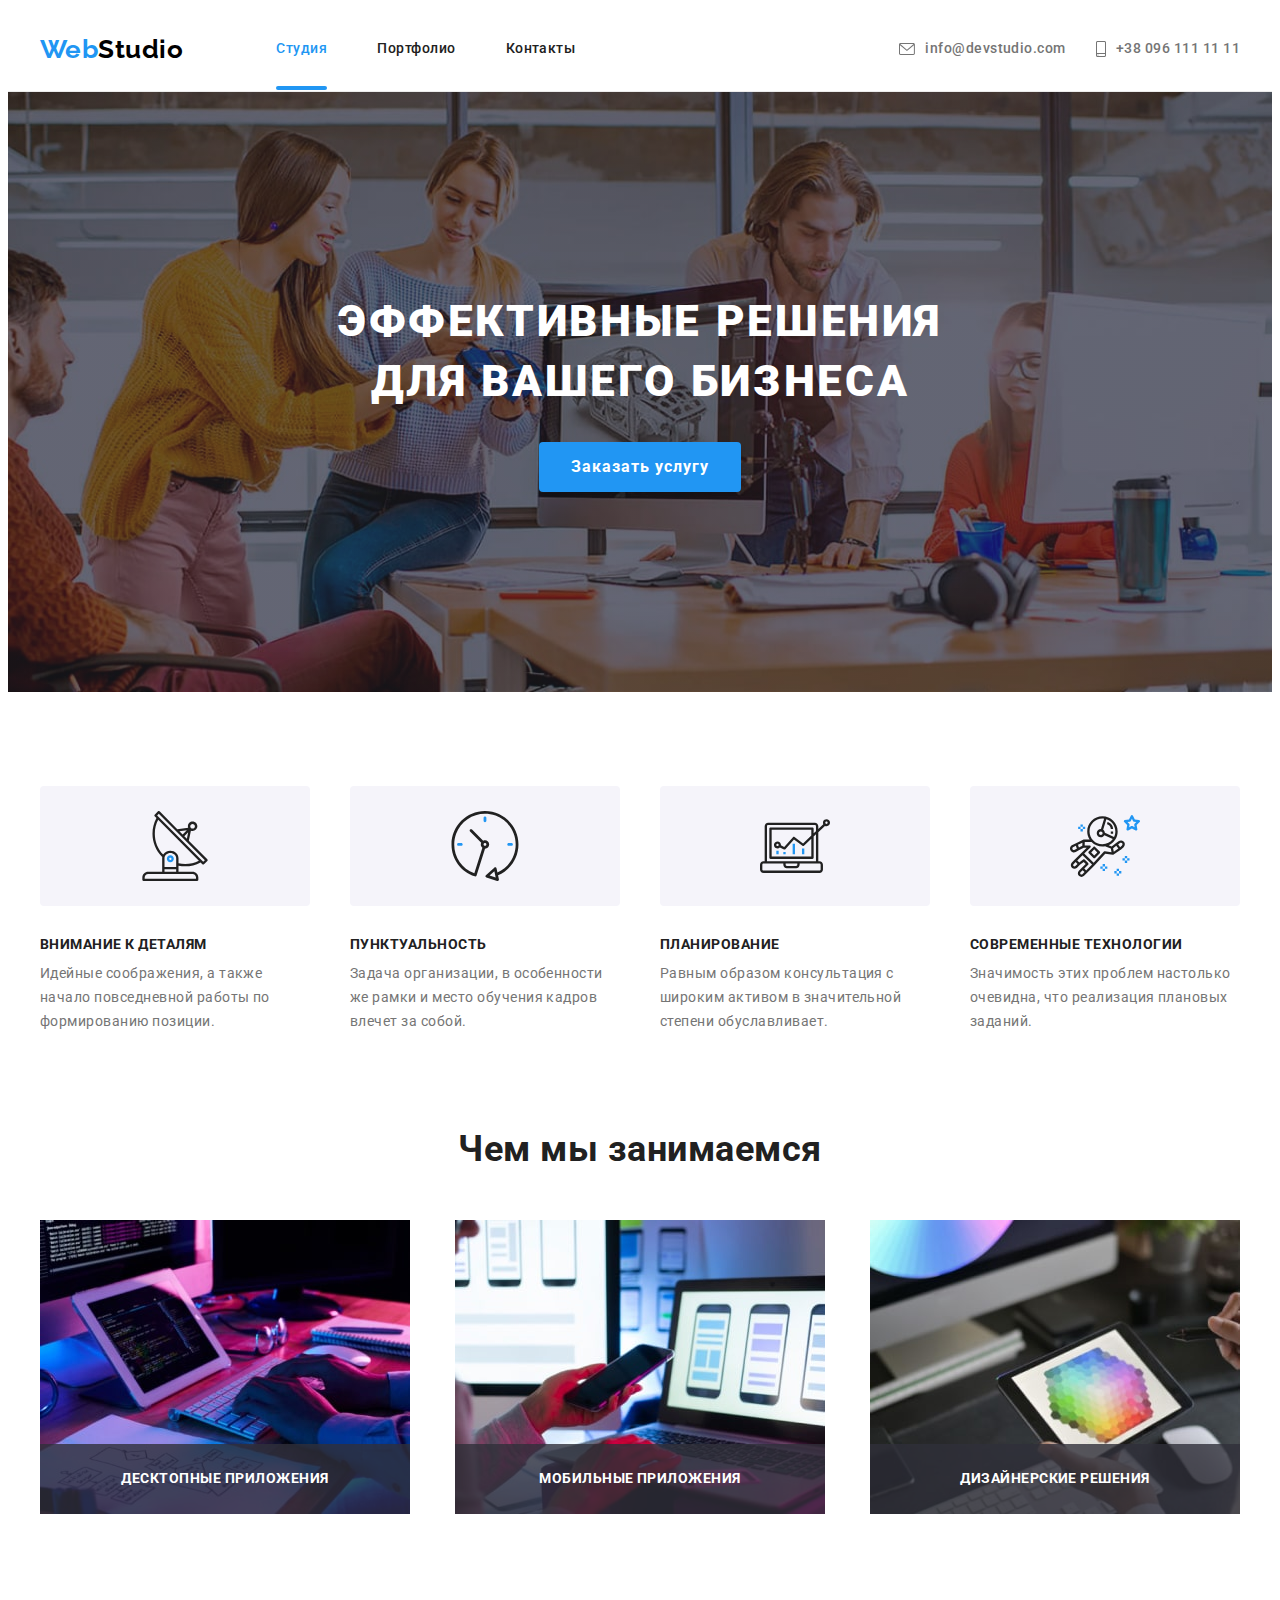
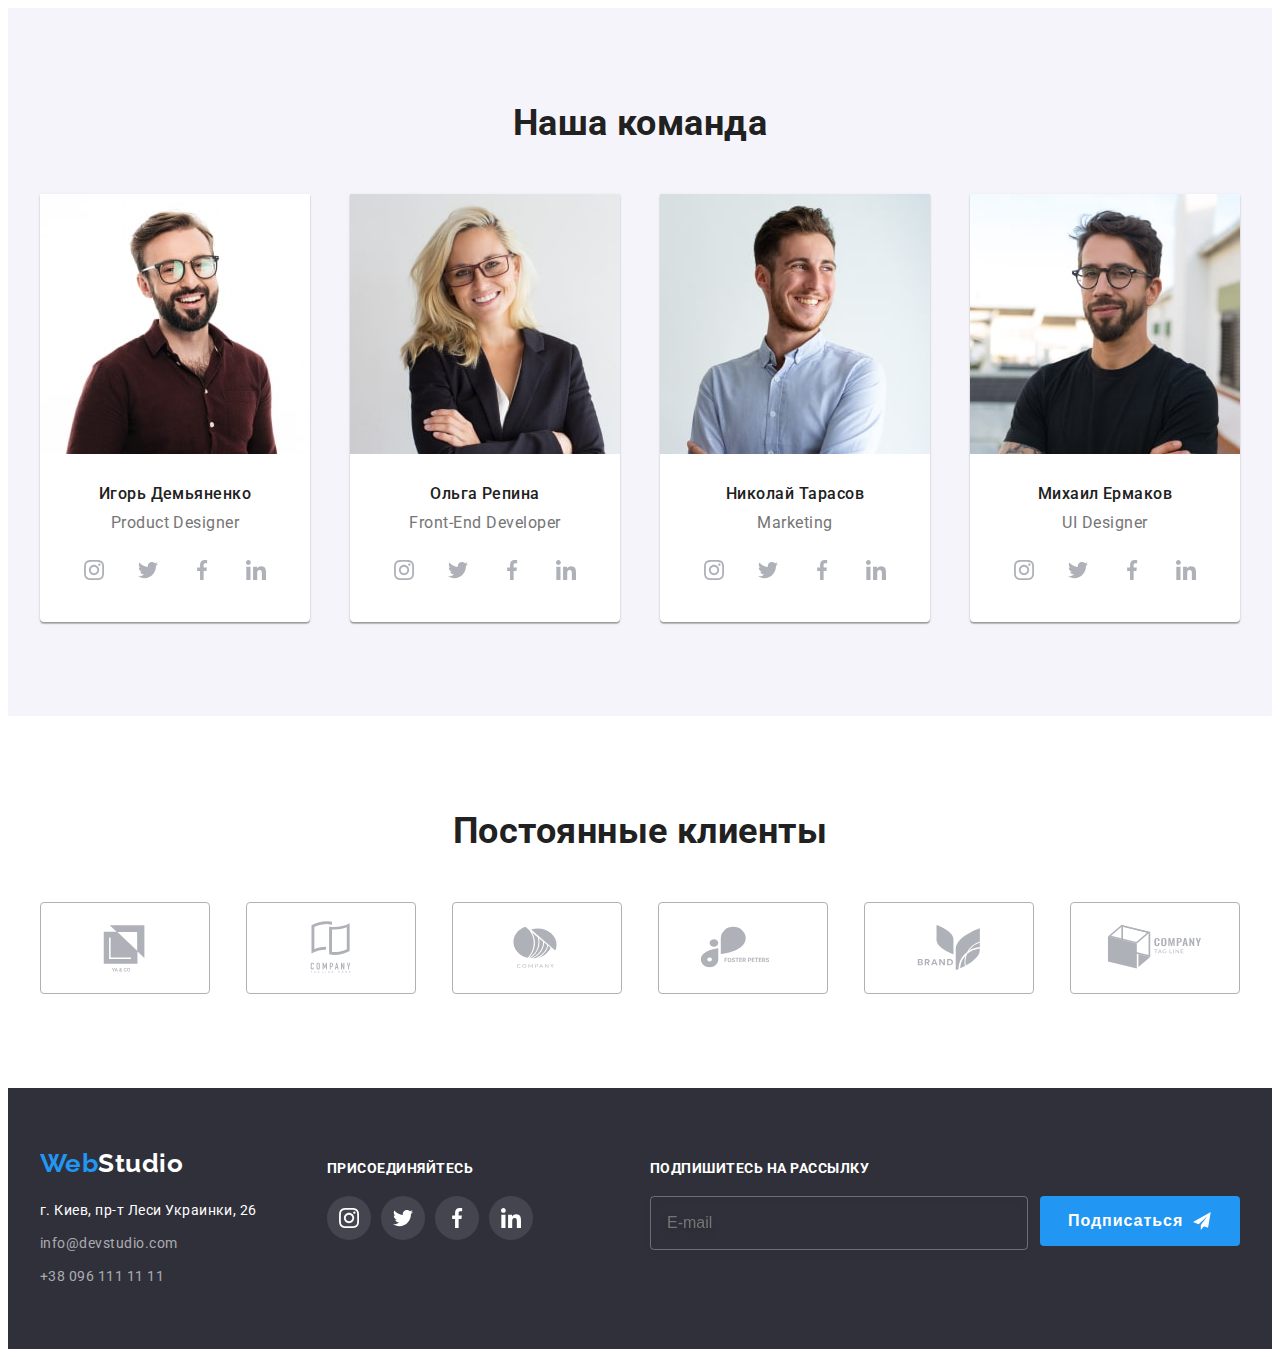
<file: index.html>
<!DOCTYPE html>
<html lang="ru">
<head>
    <meta charset="UTF-8">
    <meta http-equiv="X-UA-Compatible" content="IE=edge">
    <meta name="viewport" content="width=device-width, initial-scale=1.0">
    <link rel="preconnect" href="https://fonts.googleapis.com">
    <link rel="preconnect" href="https://fonts.gstatic.com" crossorigin>
    <link href="https://fonts.googleapis.com/css2?family=Raleway:wght@700&family=Roboto:wght@400;500;700;900&display=swap" rel="stylesheet">
    <link rel="stylesheet" href="https://cdnjs.cloudflare.com/ajax/libs/modern-normalize/1.1.0/modern-normalize.min.css" integrity="sha512-wpPYUAdjBVSE4KJnH1VR1HeZfpl1ub8YT/NKx4PuQ5NmX2tKuGu6U/JRp5y+Y8XG2tV+wKQpNHVUX03MfMFn9Q==" crossorigin="anonymous" referrerpolicy="no-referrer" />
    <link rel="stylesheet" href="./css/main.min.css"/>
    <title>Document</title>
    </head> 
<body>
    <!-- Шапка -->
    <header class="header">
        <div class="container">
            <a href="./" class="logo logo--header">
                <span class="logo--accent">Web</span><span class="logo--dark">Studio</span></a>
            <button type="button" class="menu-btn" 
                data-menu-button 
                btn
                aria-expanded="false"
                aria-controls="mob-menu">
           <svg width="40" height="40" aria-label="Переключатель меню">
               <use class="open-menu" href="./images/icons.svg#icon-menu"></use>
               <use class="close-menu" href="./images/icons.svg#icon-close-menu"></use>
            </svg>
            </button>
       <div class="mob-menu" id="mob-menu" data-menu>
        <nav class="mob-nav">
            <ul class="list">
                <li class="mob-nav__item">
                    <a href="./index.html" class="header__link link current">Студия</a></li>
                <li class="mob-nav__item">
                    <a href="./portfolio.html" class="header__link link">Портфолио</a></li>
                <li class="mob-nav__item">
                    <a href="" class="header__link link">Контакты</a></li>
            </ul>
        </nav>
        <div class="mob-contacts">
            <ul class="list">
                <li class="mob-contacts__tel">
                    <a href="tel:+380961111111" class="header__link link">+38 096 111 11 11</a></li>
                <li class="mob-contacts__mail">
                        <a href="mailto:info@devstudio.com" class="header__link link">info@devstudio.com</a></li>
                </ul>
            </div>
            <div class="mob-soc">
                <ul class="mob-soc__list list">
                    <li class="mob-soc_item"><a class="link" href="">Instagram</a></li>
                    <li class="mob-soc_item"><a class="link" href="">Twitter</a></li>
                    <li class="mob-soc_item"><a class="link" href="">Facebook</a></li>
                    <li class="mob-soc_item"><a class="link" href="">LinkedIn</a></li>
                </ul>
                
            </div>
       </div>
        <nav class="menu">
            <ul class="list">
                <li class="menu__item">
                    <a href="./index.html" class="header__link link current">Студия</a></li>
                <li class="menu__item">
                    <a href="./portfolio.html" class="header__link link">Портфолио</a></li>
                <li class="menu__item">
                    <a href="" class="header__link link">Контакты</a></li>
            </ul>
        </nav>
        <div class="contacts">
            <ul class="list">
                <li class="contacts__item">
                    <a href="mailto:info@devstudio.com" class="header__link link"><svg class="contacts__icon" width="16" height="12"><use href="./images/icons.svg#icon-envelope"></use></svg>info@devstudio.com</a></li>
                <li class="contacts__item">
                    <a href="tel:+380961111111" class="header__link link"><svg class="contacts__icon" width="10" height="16"><use href="./images/icons.svg#icon-smartphone"></use></svg>+38 096 111 11 11</a></li>
            </ul>
            </div>
        </div>
    </header>

    <main>  
        <!-- Герой -->
        <section class="hero">
            <div class="container">
                           <h1 class="hero__title">Эффективные решения для вашего бизнеса</h1>
                    <button data-modal-open type="button" class="hero__button">Заказать услугу</button>
                    <div class="backdrop is-hidden" data-modal>
                    <div class="modal">
                        <button class="close-button" data-modal-close><svg class="close-icon" width="11" height="11"><use href="./images/icons.svg#icon-close-modal"></use></svg></button>
                        <h3 class="modal__title">Оставьте свои данные, мы вам перезвоним</h3>
                        <form>
                        <div class="modal__field">
                        <label for="user-name" class="modal__label">Имя</label>
                        <div class="modal__input-div"><input id="user-name" class="modal__input" type="text" name="user-name">
                            <svg class="modal__icon" width="18" height="18"><use href="./images/icons.svg#icon-person"></use></svg>
                        </div></div>
                        <div class="modal__field">
                        <label for="user-tel" class="modal__label">Телефон</label>
                        <div class="modal__input-div"><input id="user-tel" class="modal__input" type="tel" name="user-tel">
                            <svg class="modal__icon" width="18" height="18"><use href="./images/icons.svg#icon-phone"></use></svg>
                        </div></div>
                        <div class="modal__field">
                        <label for="user-email" class="modal__label">Почта</label>
                        <div class="modal__input-div">
                            <input  id="user-email" class="modal__input" type="email" name="user-email">
                            <svg class="modal__icon" width="18" height="18"><use href="./images/icons.svg#icon-email"></use></svg>
                        </div></div>
                        <div class="modal__field">
                        <label for="modal-text" class="modal__label">Комментарий</label>
                        <textarea id="modal-text" class="modal__text" name="modal-text"  placeholder="Введите текст"></textarea>
                        </div>
                        <div class="agreement">
                        <input type="checkbox" id="agreement-check" value="" class="checkbox visually-hidden">
                        <svg class="agreement__icon" width="16" height="15"><use href="images/icons.svg#icon-check"></use></svg>
                        <label for="agreement-check" class="agreement__text">Соглашаюсь с рассылкой и принимаю <a href="" class="agreement__link">Условия договора</a></label></div>
                        <button type="submit" class="agreement__submit">Отправить</button>
                        </form>  
                        </div>
                    </div>    
                </div>
                </section>
        <!-- Особенности -->
        <section class="qualities">
            <div class="container">
                <h2 class="visually-hidden">Особенности</h2>
                <ul class="list qualities__list">
                    <li class="qualities__item">
                        <div class="qualities__pic"><svg class="qualities__icon" width="70" height="70" ><use href="./images/icons.svg#icon-antenna"></use></svg></div>
                        <h3 class="qualities__title">Внимание к деталям</h3>
                        <p class="qualities__text">Идейные соображения, а также начало повседневной работы по формированию позиции.</p>
                    </li>
                    <li class="qualities__item">
                        <div class="qualities__pic"><svg class="qualities__icon" width="70" height="70" ><use href="./images/icons.svg#icon-clock"></use></svg></div>
                        <h3 class="qualities__title">Пунктуальность</h3>
                        <p class="qualities__text">Задача организации, в особенности же рамки и место обучения кадров влечет за собой.</p>
                    </li>
                    <li class="qualities__item">
                        <div class="qualities__pic"><svg class="qualities__icon" width="70" height="70" ><use href="./images/icons.svg#icon-diagram"></use></svg></div>
                        <h3 class="qualities__title">Планирование</h3>
                        <p class="qualities__text">Равным образом консультация с широким активом в значительной степени обуславливает.</p>
                    </li>
                    <li class="qualities__item">
                        <div class="qualities__pic"><svg class="qualities__icon" width="70" height="70" ><use href="./images/icons.svg#icon-astronaut"></use></svg></div>
                        <h3 class="qualities__title">Современные технологии</h3>
                        <p class="qualities__text">Значимость этих проблем настолько очевидна, что реализация плановых заданий.</p>
                    </li>
                </ul>
            </div>
        </section>
        <!-- Чем мы занимаемся -->
        <section class="activity">
            <div class="container">               
            <h2 class="section__title activity__title">Чем мы занимаемся</h2>
                <ul class="list activity__list">
                    <li class="activity__item"><a href="">
                        <img 
                        srcset="./images/activity/box1-x1.jpg 1x, ./images/activity/box1-x2.jpg 2x" 
                        src="./images/activity/box1-x1.jpg" alt="изображение 1" width="370">
                    <div class="activity__overlay">
                        <h3 class="activity__text">Десктопные приложения</h3></div></a></li>
                    <li class="activity__item"><a href="">
                        <img 
                        srcset="./images/activity/box2-x1.jpg 1x, ./images/activity/box2-x2.jpg 2x" 
                        src="./images/activity/box2-x1.jpg" alt="изображение 3" width="370">
                    <div class="activity__overlay">
                        <h3 class="activity__text">Мобильные приложения</h3></div></a></li>
                    <li class="activity__item"><a href="">
                        <img 
                        srcset="./images/activity/box3-x1.jpg 1x, ./images/activity/box3-x2.jpg 2x" 
                        src="./images/activity/box3-x1.jpg" alt="изображение 3" width="370">
                    <div class="activity__overlay">
                        <h3 class="activity__text">Дизайнерские решения</h3></div></a></li>
                 </ul>
                </div> 
         </section>
        <!-- Наша команда -->
        <section class="team">
            <div class="container">
            <h2 class="team__title section__title">Наша команда</h2>
                <ul class="team__list list">
                    <li class="team__card">
                        <picture>
                            <source srcset="./images/team/Igor-desk-x1-min.jpg 1x, 
                            ./images/team/Igor-desk-x2-min.jpg 2x" 
                            media="(min-width:1200px)">
                            <source srcset="./images/team/Igor-tab-x1-min.jpg 1x, 
                            ./images/team/Igor-tab-x2-min.jpg 2x" 
                            media="(min-width:768px)">
                            <source srcset="./images/team/Igor-mob-x1-min.jpg 1x, 
                            ./images/team/Igor-mob-x2-min.jpg 2x" 
                            media="(min-width:320px)">
                            <img src="./images/team/Igor-mob-x1-min.jpg" alt="Игорь">
                         </picture>
                    <h3 class="team__name">Игорь Демьяненко</h3>
                    <p class="team__text"><span lang="en">Product Designer</span></p>
                   <ul class="list socials__list">
                       <li class="socials__li"><a class="socials__item" href=""><svg class="socials__icon" width="20" height="20"><use href="./images/icons.svg#icon-instagram"></use></svg></a></li>
                       <li class="socials__li"><a class="socials__item" href=""><svg class="socials__icon" width="20" height="20"><use href="./images/icons.svg#icon-twitter"></use></svg></a></li>
                       <li class="socials__li"><a class="socials__item" href=""><svg class="socials__icon" width="20" height="20"><use href="./images/icons.svg#icon-facebook"></use></svg></a></li>
                       <li class="socials__li"><a class="socials__item" href=""><svg class="socials__icon" width="20" height="20"><use href="./images/icons.svg#icon-linkedin"></use></svg></a></li>
                   </ul>
                    </li>
                    <li class="team__card">
                        <picture>
                            <source srcset="./images/team/Olga-desk-x1-min.jpg 1x, 
                            ./images/team/Olga-desk-x2-min.jpg 2x" 
                            media="(min-width:1200px)">
                            <source srcset="./images/team/Olga-tab-x1-min.jpg 1x, 
                            ./images/team/Olga-tab-x2-min.jpg 2x" 
                            media="(min-width:768px)">
                            <source srcset="./images/team/Olga-mob-x1-min.jpg 1x, 
                            ./images/team/Olga-mob-x2-min.jpg 2x" 
                            media="(min-width:320px)">
                            <img src="./images/team/Olga-mob-x1-min.jpg" alt="Ольга">
                         </picture>
                    <h3 class="team__name">Ольга Репина</h3>
                    <p class="team__text"><span lang="en">Front-End Developer</span></p>
                    <ul class="list socials__list">
                        <li class="socials__li"><a class="socials__item" href=""><svg class="socials__icon" width="20" height="20"><use href="./images/icons.svg#icon-instagram"></use></svg></a></li>
                        <li class="socials__li"><a class="socials__item" href=""><svg class="socials__icon" width="20" height="20"><use href="./images/icons.svg#icon-twitter"></use></svg></a></li>
                        <li class="socials__li"><a class="socials__item" href=""><svg class="socials__icon" width="20" height="20"><use href="./images/icons.svg#icon-facebook"></use></svg></a></li>
                        <li class="socials__li"><a class="socials__item" href=""><svg class="socials__icon" width="20" height="20"><use href="./images/icons.svg#icon-linkedin"></use></svg></a></li>
                    </ul>
                    </li>
                    <li class="team__card">
                        <picture>
                            <source srcset="./images/team/Nikolay-desk-x1-min.jpg 1x, 
                            ./images/team/Nikolay-desk-x2-min.jpg 2x" 
                            media="(min-width:1200px)">
                            <source srcset="./images/team/Nikolay-tab-x1-min.jpg 1x, 
                            ./images/team/Nikolay-tab-x2-min.jpg 2x" 
                            media="(min-width:768px)">
                            <source srcset="./images/team/Nikolay-mob-x1-min.jpg 1x, 
                            ./images/team/Nikolay-mob-x2-min.jpg 2x" 
                            media="(min-width:320px)">
                            <img src="./images/team/Nikolay-mob-x1-min.jpg" alt="Николай">
                         </picture>
                    <h3 class="team__name">Николай Тарасов</h3>
                    <p class="team__text"><span lang="en">Marketing</span></p>
                    <ul class="list socials__list">
                        <li class="socials__li"><a class="socials__item" href=""><svg class="socials__icon" width="20" height="20"><use href="./images/icons.svg#icon-instagram"></use></svg></a></li>
                        <li class="socials__li"><a class="socials__item" href=""><svg class="socials__icon" width="20" height="20"><use href="./images/icons.svg#icon-twitter"></use></svg></a></li>
                        <li class="socials__li"><a class="socials__item" href=""><svg class="socials__icon" width="20" height="20"><use href="./images/icons.svg#icon-facebook"></use></svg></a></li>
                        <li class="socials__li"><a class="socials__item" href=""><svg class="socials__icon" width="20" height="20"><use href="./images/icons.svg#icon-linkedin"></use></svg></a></li>
                    </ul>
                    </li>
                    <li class="team__card">
                        <picture>
                            <source srcset="./images/team/Mikhail-desk-x1-min.jpg 1x, 
                            ./images/team/Mikhail-desk-x2-min.jpg 2x" 
                            media="(min-width:1200px)">
                            <source srcset="./images/team/Mikhail-tab-x1-min.jpg 1x, 
                            ./images/team/Mikhail-tab-x2-min.jpg 2x" 
                            media="(min-width:768px)">
                            <source srcset="./images/team/Mikhail-mob-x1-min.jpg 1x, 
                            ./images/team/Mikhail-mob-x2-min.jpg 2x" 
                            media="(min-width:320px)">
                            <img src="./images/team/Mikhail-mob-x1-min.jpg" alt="Михаил">
                         </picture>
                    <h3 class="team__name">Михаил Ермаков</h3>
                    <p class="team__text"><span lang="en">UI Designer</span></p>
                    <ul class="list socials__list">
                        <li class="socials__li"><a class="socials__item" href=""><svg class="socials__icon" width="20" height="20"><use href="./images/icons.svg#icon-instagram"></use></svg></a></li>
                        <li class="socials__li"><a class="socials__item" href=""><svg class="socials__icon" width="20" height="20"><use href="./images/icons.svg#icon-twitter"></use></svg></a></li>
                        <li class="socials__li"><a class="socials__item" href=""><svg class="socials__icon" width="20" height="20"><use href="./images/icons.svg#icon-facebook"></use></svg></a></li>
                        <li class="socials__li"><a class="socials__item" href=""><svg class="socials__icon" width="20" height="20"><use href="./images/icons.svg#icon-linkedin"></use></svg></a></li>
                    </ul>
                    </li>
                </ul>
                </div>
        </section>
       <!-- Клиенты -->
    <section class="clients">
        <div class="container">
            <h2 class="section__title clients__title">Постоянные клиенты</h2>
           <ul class="list clients__list">
              <li><a class="clients__item" href=""><svg class="clients__icon" width="106" height="60" ><use href="./images/icons.svg#icon-partner1"></use></svg></a></li>
              <li><a class="clients__item" href=""><svg class="clients__icon" width="106" height="60" ><use href="./images/icons.svg#icon-partner2"></use></svg></a></li>
              <li><a class="clients__item" href=""><svg class="clients__icon" width="106" height="60" ><use href="./images/icons.svg#icon-partner3"></use></svg></a></li>
              <li><a class="clients__item" href=""><svg class="clients__icon" width="106" height="60" ><use href="./images/icons.svg#icon-partner4"></use></svg></a></li>
              <li><a class="clients__item" href=""><svg class="clients__icon" width="106" height="60" ><use href="./images/icons.svg#icon-partner5"></use></svg></a></li>
              <li><a class="clients__item" href=""><svg class="clients__icon" width="106" height="60" ><use href="./images/icons.svg#icon-partner6"></use></svg></a></li>
           </ul>
        </div>
    </section>
</main>
    <!-- Подвал -->
    <footer class="footer">
        <div class="container">
            <div>
                <a href="./" class="logo logo--footer"><span class="logo--accent">Web</span><span class="logo--light">Studio</span></a>
                <address class="address">
                <ul class="address__list list">
                    <li class="address__map"><a href="https://goo.gl/maps/3kTh9h1PQYDEGtS97" target="_blank" rel="noopener, nofollow, noindex" class="link footer-link">г. Киев, пр-т Леси Украинки, 26</a> </li>
                    <li class="address__text"><a href="mailto:info@devstudio.com" class="link footer-link">info@devstudio.com</a></li>
                    <li class="address__text"><a href="tel:+380961111111" class="link footer-link">+38 096 111 11 11</a></li>
                </ul>
                </address>
            </div>
            <div class="join">
            <h1 class="join__title">присоединяйтесь</h1>
                <ul class="list join__list">
                    <li><a class="join__item" href=""><svg class="join__icon" width="20" height="20"><use href="./images/icons.svg#icon-instagram"></use></svg></a></li>
                    <li><a class="join__item" href=""><svg class="join__icon" width="20" height="20"><use href="./images/icons.svg#icon-twitter"></use></svg></a></li>
                    <li><a class="join__item" href=""><svg class="join__icon" width="20" height="20"><use href="./images/icons.svg#icon-facebook"></use></svg></a></li>
                    <li><a class="join__item" href=""><svg class="join__icon" width="20" height="20"><use href="./images/icons.svg#icon-linkedin"></use></svg></a></li>
                </ul>
           </div>
         <div class="subscribe">
                    <h1 class="subscribe__title">подпишитесь на рассылку</h1>
                    <form class="subscribe__form">
                        <label>
      <input type="email" name="email" placeholder="E-mail" class="subscribe__input">
  </label> <button type="submit" class="subscribe__button">Подписаться <svg class="subscribe__icon" width="24" height="24" ><use href="./images/icons.svg#icon-send"></use></svg></button>
                    </form>
                </div>
        </div>
            </footer>
<script src="./js/modal.js"></script>
<script src="./js/mobile-menu.js"></script>
</body>
</html>
</file>
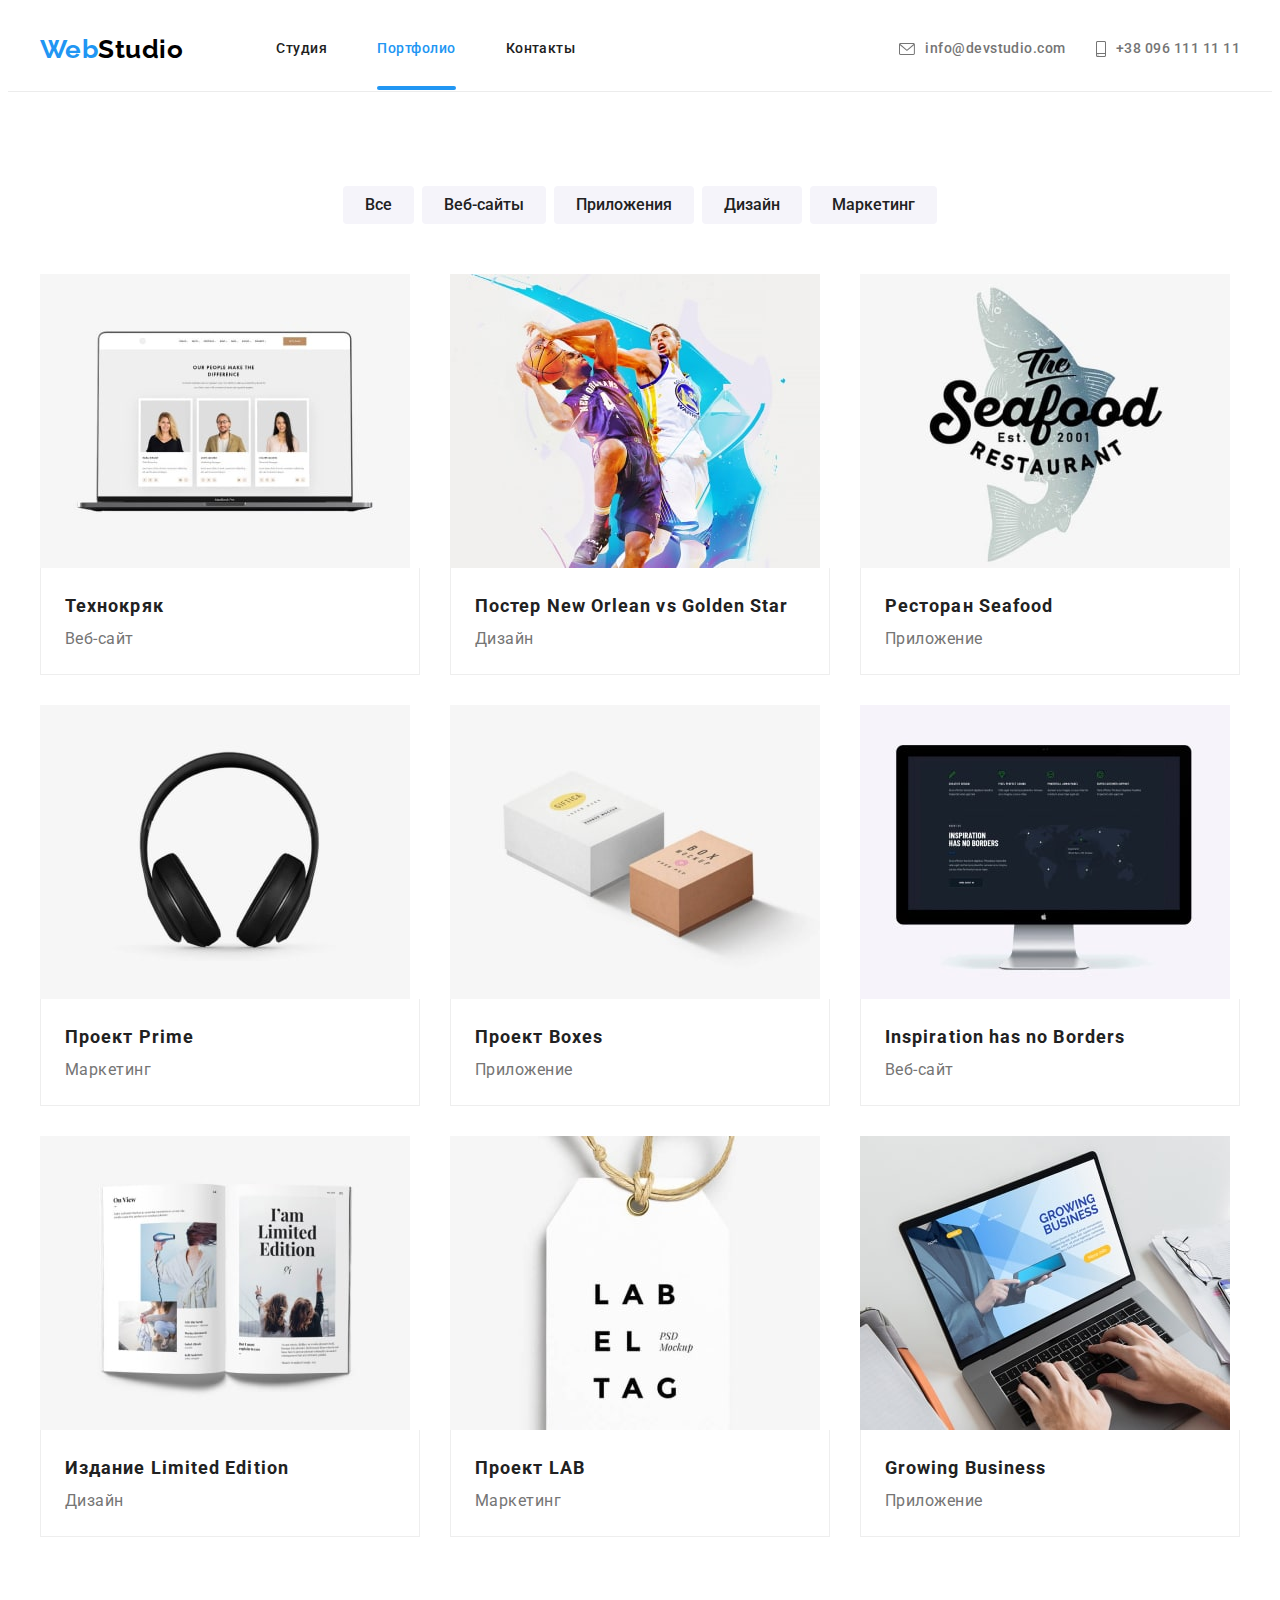
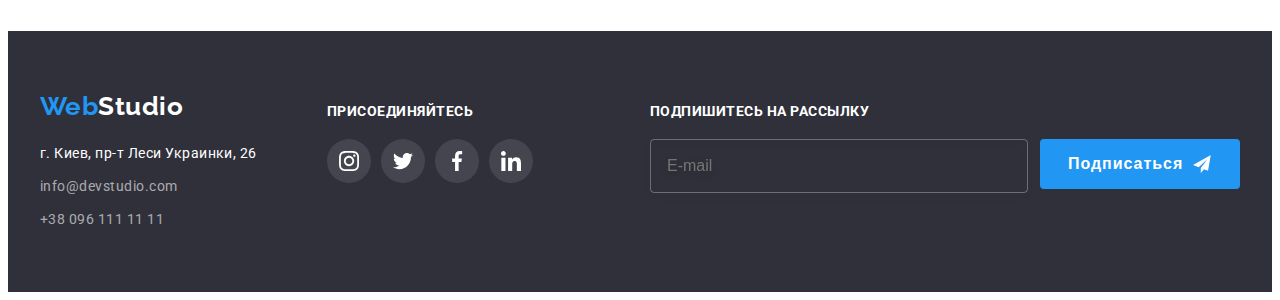
<file: portfolio.html>
<!DOCTYPE html>
<html lang="ru">
<head>
    <meta charset="UTF-8">
    <meta http-equiv="X-UA-Compatible" content="IE=edge">
    <meta name="viewport" content="width=device-width, initial-scale=1.0">
    <link rel="preconnect" href="https://fonts.googleapis.com">
    <link rel="preconnect" href="https://fonts.gstatic.com" crossorigin>
    <link href="https://fonts.googleapis.com/css2?family=Raleway:wght@700&family=Roboto:wght@400;500;700;900&display=swap" rel="stylesheet">
    <link rel="stylesheet" href="https://cdnjs.cloudflare.com/ajax/libs/modern-normalize/1.1.0/modern-normalize.min.css" integrity="sha512-wpPYUAdjBVSE4KJnH1VR1HeZfpl1ub8YT/NKx4PuQ5NmX2tKuGu6U/JRp5y+Y8XG2tV+wKQpNHVUX03MfMFn9Q==" crossorigin="anonymous" referrerpolicy="no-referrer" />
    <link rel="stylesheet" href="./css/main.min.css"/>
    <title>Document</title>
    </head>
<body>
    <!-- Шапка -->
    <header class="header">
        <div class="container">
            <a href="./" class="logo logo--header">
                <span class="logo--accent">Web</span><span class="logo--dark">Studio</span></a>
            <button type="button" class="menu-btn" 
                btn
                data-menu-button 
                aria-expanded="false"
                aria-controls="mob-menu">
           <svg width="40" height="40" aria-label="Переключатель меню">
               <use class="open-menu" href="./images/icons.svg#icon-menu"></use>
               <use class="close-menu" href="./images/icons.svg#icon-close-menu"></use>
            </svg>
            </button>
       <div class="mob-menu" id="mob-menu" data-menu>
        <nav class="mob-nav">
            <ul class="list">
                <li class="mob-nav__item">
                    <a href="./index.html" class="header__link link ">Студия</a></li>
                <li class="mob-nav__item">
                    <a href="./portfolio.html" class="header__link link current">Портфолио</a></li>
                <li class="mob-nav__item">
                    <a href="" class="header__link link">Контакты</a></li>
            </ul>
        </nav>
        <div class="mob-contacts">
            <ul class="list">
                <li class="mob-contacts__tel">
                    <a href="tel:+380961111111" class="header__link link">+38 096 111 11 11</a></li>
                <li class="mob-contacts__mail">
                        <a href="mailto:info@devstudio.com" class="header__link link">info@devstudio.com</a></li>
                </ul>
            </div>
            <div class="mob-soc">
                <ul class="mob-soc__list list">
                    <li class="mob-soc_item"><a class="link" href="">Instagram</a></li>
                    <li class="mob-soc_item"><a class="link" href="">Twitter</a></li>
                    <li class="mob-soc_item"><a class="link" href="">Facebook</a></li>
                    <li class="mob-soc_item"><a class="link" href="">LinkedIn</a></li>
                </ul>
                
            </div>
       </div>
        <nav class="menu">
            <ul class="list">
                <li class="menu__item">
                    <a href="./index.html" class="header__link link">Студия</a></li>
                <li class="menu__item">
                    <a href="./portfolio.html" class="header__link link current">Портфолио</a></li>
                <li class="menu__item">
                    <a href="" class="header__link link">Контакты</a></li>
            </ul>
        </nav>
        <div class="contacts">
            <ul class="list">
                <li class="contacts__item">
                    <a href="mailto:info@devstudio.com" class="header__link link"><svg class="contacts__icon" width="16" height="12"><use href="./images/icons.svg#icon-envelope"></use></svg>info@devstudio.com</a></li>
                <li class="contacts__item">
                    <a href="tel:+380961111111" class="header__link link"><svg class="contacts__icon" width="10" height="16"><use href="./images/icons.svg#icon-smartphone"></use></svg>+38 096 111 11 11</a></li>
            </ul>
            </div>
        </div>
    </header>
    <main>  
    <section class="portfolio">
      <div class="container">
        <h1 class="visually-hidden">Портфолио</h1>
        <ul class="filters list">
             <li><button type="button" class="filters__button">Все</button></li>
             <li><button type="button" class="filters__button">Веб-сайты</button></li>
             <li><button type="button" class="filters__button">Приложения</button></li>
             <li><button type="button" class="filters__button">Дизайн</button></li>
             <li><button type="button" class="filters__button">Маркетинг</button></li>
        </ul>
        <h2 class="visually-hidden">Галерея работ</h2>
        <ul class="porfolio__list list">
            <li>
                    <div class="portfolio__card">
                    <div class="portfolio__thumb">
                    <picture>
                            <source srcset="./images/portfolio/techno-desk-x1-min.jpg 1x, 
                            ./images/portfolio/techno-desk-x2-min.jpg 2x" 
                            media="(min-width:1200px)">
                            <source srcset="./images/portfolio/techno-tab-x1-min.jpg 1x, 
                            ./images/portfolio/techno-tab-x2-min.jpg  2x" 
                            media="(min-width:768px)">
                            <source srcset="./images/portfolio/techno-mob-x1-min.jpg 1x, 
                            ./images/portfolio/techno-mob-x2-min.jpg 2x" 
                            media="(min-width:320px)">
                            <img src="./images/portfolio/techno-mob-x1-min.jpg" alt="Техно">
                         </picture>
                    <p class="portfolio__slide">Ресурс предлагает комплексные предложения с разным уровнем функционала и сервисов. Все это позволит посетителю получить исчерпывающие сведения о компании или частном лице.</p></div>
                    <div class="portfolio__info tech">
                     <h3 class="portfolio__title">Технокряк</h3>
                    <p class="porfolio__text">Веб-сайт</p>
                    </div>
                    </div>
            </li>
            <li>
                <div class="portfolio__card">
                    <div class="portfolio__thumb">
                        <picture>
                            <source srcset="./images/portfolio/poster-desk-x1-min.jpg 1x, 
                            ./images/portfolio/poster-desk-x2-min.jpg 2x" 
                            media="(min-width:1200px)">
                            <source srcset="./images/portfolio/poster-tab-x1-min.jpg 1x, 
                            ./images/portfolio/poster-tab-x2-min.jpg  2x" 
                            media="(min-width:768px)">
                            <source srcset="./images/portfolio/poster-mob-x1-min.jpg 1x, 
                            ./images/portfolio/poster-mob-x2-min.jpg 2x" 
                            media="(min-width:320px)">
                            <img src="./images/portfolio/poster-mob-x1-min.jpg" alt="Постер">
                         </picture>            
                        <p class="portfolio__slide"></p>
                </div>
                    <div class="portfolio__info">
                 <h3 class="portfolio__title">Постер <span lang="en">New Orlean vs Golden Star</span></h3>
                 <p class="porfolio__text">Дизайн</p>
                 </div>
                </div>
             </li>
             <li>
                <div class="portfolio__card">
                    <div class="portfolio__thumb">
                        <picture>
                            <source srcset="./images/portfolio/restaurant-desk-x1-min.jpg 1x, 
                            ./images/portfolio/restaurant-desk-x2-min.jpg 2x" 
                            media="(min-width:1200px)">
                            <source srcset="./images/portfolio/restaurant-tab-x1-min.jpg 1x, 
                            ./images/portfolio/restaurant-tab-x2-min.jpg  2x" 
                            media="(min-width:768px)">
                            <source srcset="./images/portfolio/restaurant-mob-x1-min.jpg 1x, 
                            ./images/portfolio/restaurant-mob-x2-min.jpg 2x" 
                            media="(min-width:320px)">
                            <img src="./images/portfolio/restaurant-mob-x1-min.jpg" alt="Рыбный ресторан">
                         </picture>  
                    <p class="portfolio__slide"></p></div>
                 <div class="portfolio__info">
                     <h3 class="portfolio__title">Ресторан <span lang="en">Seafood</span></h3>
                 <p class="porfolio__text">Приложение</p>
                 </div>
                 </div>   
             </li>
             <li>
                <div class="portfolio__card">
                    <div class="portfolio__thumb">
                        <picture>
                            <source srcset="./images/portfolio/prime-desk-x1-min.jpg 1x, 
                            ./images/portfolio/prime-desk-x2-min.jpg 2x" 
                            media="(min-width:1200px)">
                            <source srcset="./images/portfolio/prime-tab-x1-min.jpg 1x, 
                            ./images/portfolio/prime-tab-x2-min.jpg  2x" 
                            media="(min-width:768px)">
                            <source srcset="./images/portfolio/prime-mob-x1-min.jpg 1x, 
                            ./images/portfolio/prime-mob-x2-min.jpg 2x" 
                            media="(min-width:320px)">
                            <img src="./images/portfolio/prime-mob-x1-min.jpg" alt="Прайм">
                         </picture>  
                    <p class="portfolio__slide"></p></div>
                 <div class="portfolio__info">
                     <h3 class="portfolio__title">Проект <span lang="en">Prime</span></h3>
                 <p class="porfolio__text">Маркетинг</p>
                 </div>
                 </div>
             </li>
             <li>
                <div class="portfolio__card">
                    <div class="portfolio__thumb">
                        <picture>
                            <source srcset="./images/portfolio/boxes-desk-x1-min.jpg 1x, 
                            ./images/portfolio/boxes-desk-x2-min.jpg 2x" 
                            media="(min-width:1200px)">
                            <source srcset="./images/portfolio/boxes-tab-x1-min.jpg 1x, 
                            ./images/portfolio/boxes-tab-x2-min.jpg  2x" 
                            media="(min-width:768px)">
                            <source srcset="./images/portfolio/boxes-mob-x1-min.jpg 1x, 
                            ./images/portfolio/boxes-mob-x2-min.jpg 2x" 
                            media="(min-width:320px)">
                            <img src="./images/portfolio/boxes-mob-x1-min.jpg" alt="Коробки">
                         </picture>  
                    <p class="portfolio__slide"></p></div>
                <div class="portfolio__info">
                     <h3 class="portfolio__title">Проект <span lang="en">Boxes</span></h3>
                 <p class="porfolio__text">Приложение</p>
                 </div>
                 </div>
              </li>
              <li>
                <div class="portfolio__card">
                    <div class="portfolio__thumb">
                        <picture>
                            <source srcset="./images/portfolio/inspiration-desk-x1-min.jpg 1x, 
                            ./images/portfolio/inspiration-desk-x2-min.jpg 2x" 
                            media="(min-width:1200px)">
                            <source srcset="./images/portfolio/inspiration-tab-x1-min.jpg 1x, 
                            ./images/portfolio/inspiration-tab-x2-min.jpg  2x" 
                            media="(min-width:768px)">
                            <source srcset="./images/portfolio/inspiration-mob-x1-min.jpg 1x, 
                            ./images/portfolio/inspiration-mob-x2-min.jpg 2x" 
                            media="(min-width:320px)">
                            <img src="./images/portfolio/inspiration-mob-x1-min.jpg" alt="Вдохновение">
                         </picture>  
                    <p class="portfolio__slide"></p></div>
                <div class="portfolio__info">
                 <h3 class="portfolio__title"><span lang="en">Inspiration has no Borders</span></h3>
                 <p class="porfolio__text">Веб-сайт</p>
                 </div>
                </div>    
                </li>
                <li>
                <div class="portfolio__card">
                    <div class="portfolio__thumb">
                        <picture>
                            <source srcset="./images/portfolio/limited-desk-x1-min.jpg 1x, 
                            ./images/portfolio/limited-desk-x2-min.jpg 2x" 
                            media="(min-width:1200px)">
                            <source srcset="./images/portfolio/limited-tab-x1-min.jpg 1x, 
                            ./images/portfolio/limited-tab-x2-min.jpg  2x" 
                            media="(min-width:768px)">
                            <source srcset="./images/portfolio/limited-mob-x1-min.jpg 1x, 
                            ./images/portfolio/limited-mob-x2-min.jpg 2x" 
                            media="(min-width:320px)">
                            <img src="./images/portfolio/limited-mob-x1-min.jpg" alt="Лимитед">
                         </picture>  
                    <p class="portfolio__slide"></p></div>
                <div class="portfolio__info">
                     <h3 class="portfolio__title">Издание <span lang="en">Limited Edition</span></h3>
                 <p class="porfolio__text">Дизайн</p>
                 </div>
                </div>
                </li>
                <li>
                <div class="portfolio__card">
                    <div class="portfolio__thumb">
                        <picture>
                            <source srcset="./images/portfolio/lab-desk-x1-min.jpg 1x, 
                            ./images/portfolio/lab-desk-x2-min.jpg 2x" 
                            media="(min-width:1200px)">
                            <source srcset="./images/portfolio/lab-tab-x1-min.jpg 1x, 
                            ./images/portfolio/lab-tab-x2-min.jpg  2x" 
                            media="(min-width:768px)">
                            <source srcset="./images/portfolio/lab-mob-x1-min.jpg 1x, 
                            ./images/portfolio/lab-mob-x2-min.jpg 2x" 
                            media="(min-width:320px)">
                            <img src="./images/portfolio/lab-mob-x1-min.jpg" alt="Лейбл">
                         </picture>  
                    <p class="portfolio__slide"></p></div>
                <div class="portfolio__info">
                     <h3 class="portfolio__title">Проект <span lang="en">LAB</span></h3>
                 <p class="porfolio__text">Маркетинг</p>
                 </div>
                </div>
                </li>
                <li>
                <div class="portfolio__card">
                    <div class="portfolio__thumb">
                        <picture>
                            <source srcset="./images/portfolio/business-desk-x1-min.jpg 1x, 
                            ./images/portfolio/business-desk-x2-min.jpg 2x" 
                            media="(min-width:1200px)">
                            <source srcset="./images/portfolio/business-tab-x1-min.jpg 1x, 
                            ./images/portfolio/business-tab-x2-min.jpg  2x" 
                            media="(min-width:768px)">
                            <source srcset="./images/portfolio/business-mob-x1-min.jpg 1x, 
                            ./images/portfolio/business-mob-x2-min.jpg 2x" 
                            media="(min-width:320px)">
                            <img src="./images/portfolio/business-mob-x1-min.jpg" alt="Бизнес">
                         </picture>  
                    <p class="portfolio__slide"></p></div>
                <div class="portfolio__info ">
                     <h3 class="portfolio__title"><span lang="en">Growing Business</span></h3>
                 <p class="porfolio__text">Приложение</p>
                 </div>
                </div>
              </li>
        </ul>
      </div>
    </section>
    </main>
    <!-- Подвал -->
    <footer class="footer">
        <div class="container">
            <div>
                <a href="./" class="logo logo--footer"><span class="logo--accent">Web</span><span class="logo--light">Studio</span></a>
                <address class="address">
                <ul class="address__list list">
                    <li class="address__map"><a href="https://goo.gl/maps/3kTh9h1PQYDEGtS97" target="_blank" rel="noopener, nofollow, noindex" class="link footer-link">г. Киев, пр-т Леси Украинки, 26</a> </li>
                    <li class="address__text"><a href="mailto:info@devstudio.com" class="link footer-link">info@devstudio.com</a></li>
                    <li class="address__text"><a href="tel:+380961111111" class="link footer-link">+38 096 111 11 11</a></li>
                </ul>
                </address>
            </div>
            <div class="join">
            <h1 class="join__title">присоединяйтесь</h1>
                <ul class="list join__list">
                    <li><a class="join__item" href=""><svg class="join__icon" width="20" height="20"><use href="./images/icons.svg#icon-instagram"></use></svg></a></li>
                    <li><a class="join__item" href=""><svg class="join__icon" width="20" height="20"><use href="./images/icons.svg#icon-twitter"></use></svg></a></li>
                    <li><a class="join__item" href=""><svg class="join__icon" width="20" height="20"><use href="./images/icons.svg#icon-facebook"></use></svg></a></li>
                    <li><a class="join__item" href=""><svg class="join__icon" width="20" height="20"><use href="./images/icons.svg#icon-linkedin"></use></svg></a></li>
                </ul>
           </div>
         <div class="subscribe">
                    <h1 class="subscribe__title">подпишитесь на рассылку</h1>
                    <form class="subscribe__form">
                        <label>
      <input type="email" name="email" placeholder="E-mail" class="subscribe__input">
  </label> <button type="submit" class="subscribe__button">Подписаться <svg class="subscribe__icon" width="24" height="24" ><use href="./images/icons.svg#icon-send"></use></svg></button>
                    </form>
                </div>
        </div>
            </footer>
            <script src="./js/mobile-menu.js"></script>
</body>
</html>
</file>
<file: css/main.min.css>
body{font-family:'Roboto', sans-serif;font-style:normal;color:var(--primary-text-color);letter-spacing:0.03em}h1,h2,h3,h4,h5,h6,p{margin:0}button{border-style:none}img{display:block;max-width:100%;height:auto}.list{padding:0;margin:0;list-style-type:none}.link{text-decoration:none;color:inherit}.overflow{overflow:hidden}:root{--primary-text-color: #757575;--title-text-color: #212121;--accent-color: #2196F3;--primary-white-color: #FFFFFF;--black-color: #000000;--dark-background: #2F303A;--light-background: #F5F4FA;--icon-filler: #AFB1B8;--animation-timing-function: cubic-bezier(0.4, 0, 0.2, 1)}.visually-hidden{position:absolute;width:1px;height:1px;margin:-1px;border:0;padding:0;white-space:nowrap;clip-path:inset(100%);clip:rect(0 0 0 0);overflow:hidden}.menu-btn .open-menu{display:block}.menu-btn.is-open .open-menu{display:none}.menu-btn .close-menu{display:none}.menu-btn.is-open .close-menu{display:block}.menu-btn{display:block;margin-left:auto;position:static;z-index:2;background-color:transparent;padding:0;transition:color 250ms var(--animation-timing-function);cursor:pointer}.menu-btn:focus,.menu-btn:hover{fill:var(--accent-color)}@media screen and (min-width: 768px){.menu-btn{display:none}}.mob-menu.is-open body{overflow:hidden}.mob-menu{display:flex;flex-direction:column;justify-content:space-between;z-index:1;position:fixed;opacity:0;pointer-events:none;visibility:hidden;top:0;left:0;height:100%;width:100vw;background-color:var(--primary-white-color);padding-left:40px;padding-top:48px;padding-bottom:48px;transition:opacity 250ms var(--animation-timing-function)}@media screen and (min-width: 768px){.mob-menu{display:none}}.mob-menu.is-open{opacity:1;pointer-events:all;visibility:visible}.mob-nav__item{font-style:normal;font-weight:500;font-size:40px;line-height:1.2;letter-spacing:0.02em;color:var(--title-text-color);transition:color 250ms var(--animation-timing-function)}.mob-nav__item:focus,.mob-nav__item:hover{color:var(--accent-color)}.mob-nav__item:not(:last-child){margin-bottom:32px}.mob-contacts{margin-top:auto;margin-bottom:64px}.mob-contacts__tel{margin-bottom:32px;font-weight:500;font-size:34px;line-height:1.15px;letter-spacing:0.02em;color:var(--accent-color)}@media screen and (max-width: 420px){.mob-contacts__tel{font-size:24px}}.mob-contacts__mail{font-weight:500;font-size:24px;line-height:1.2;letter-spacing:0.02em;color:--primary-text-color;transition:color 250ms var(--animation-timing-function)}.mob-contacts__mail:hover,.mob-contacts__mail:focus{color:var(--accent-color)}.mob-soc__list{display:flex;align-items:center;flex-wrap:wrap}.mob-soc_item{font-weight:500;font-size:18px;line-height:1.25;letter-spacing:0.02em;color:var(--accent-color)}@media screen and (max-width: 420px){.mob-soc_item{font-size:16px}}.mob-soc_item:not(:first-child){padding-left:10px}.mob-soc_item:not(:last-child){padding-right:10px;border-right:1px solid rgba(33,33,33,0.2)}.current{color:var(--accent-color);position:relative}@media screen and (min-width: 768px){.current::after{content:"";position:absolute;bottom:0;background-color:var(--accent-color);height:4px;border-radius:2px;width:100%}}.close-menu:hover .current,.close-menu:focus .current{display:none}.container{padding-left:15px;padding-right:15px;margin:0 auto}@media screen and (min-width: 480px){.container{width:480px}}@media screen and (min-width: 768px){.container{width:768px}}@media screen and (min-width: 1200px){.container{width:1200px}}.section__title{font-weight:700;font-size:28px;line-height:33px;line-height:1.17;text-align:center;color:var(--title-text-color)}@media screen and (min-width: 1200px){.section__title{font-size:36px}}.logo{text-decoration:none;font-family:'Raleway', sans-serif;font-weight:700;font-size:24px;line-height:1.375;padding-top:16px;padding-bottom:16px}@media screen and (min-width: 768px){.logo{line-height:1.16;padding-top:26px;padding-bottom:26px}}@media screen and (min-width: 1200px){.logo{font-size:26px;line-height:1.19}}.logo--header{margin-right:93px}@media screen and (min-width: 768px) and (max-width: 1199px){.logo--footer{margin-left:76px}}.logo--accent{color:var(--accent-color)}.logo--dark{color:var(--black-color)}.logo--light{color:var(--primary-white-color)}.header{border-bottom:1px solid #ECECEC;position:relative}.header .container{display:flex;align-items:center}.menu .list{display:flex;justify-content:center}@media screen and (min-width: 768px){.contacts .list{display:flex;flex-direction:column;justify-content:center}}@media screen and (min-width: 1200px){.contacts .list{flex-direction:row;align-items:center}}.menu__item:not(:first-child){margin-left:50px}@media screen and (min-width: 768px){.contacts__item:not(:first-child){margin-top:12px}}@media screen and (min-width: 1200px){.contacts__item:not(:first-child){margin-left:30px;margin-top:0}}@media screen and (max-width: 767px){.menu{display:none}}.contacts{display:block;align-items:center;margin-left:auto}@media screen and (max-width: 767px){.contacts{display:none}}.header__link{display:flex;align-items:center;transition:color 250ms var(--animation-timing-function)}.header__link:hover.contacts-icon{fill:var(--accent-color)}.header__link:hover,.header__link:focus{color:var(--accent-color)}.contacts__icon{margin-right:10px;fill:currentColor}.menu__item .header__link{padding:33px 0}.menu__item{font-weight:500;font-size:14px;line-height:1.14;color:var(--title-text-color)}.contacts__item{font-weight:500;font-size:12px;line-height:1.14}@media screen and (min-width: 1200px){.contacts__item{font-size:14px}}.hero{text-align:center;margin:0 auto;background:var(--dark-background);background-image:linear-gradient(rgba(47,48,58,0.4), rgba(47,48,58,0.4)),url(../images/hero/Header-mob-x1-min.jpg);background-repeat:no-repeat;background-position:50% 50%;background-size:cover;padding-top:118px;padding-bottom:118px}@media (min-device-pixel-ratio: 2), (-webkit-min-device-pixel-ratio: 2), (min-resolution: 2dppx){.hero{background-image:linear-gradient(rgba(47,48,58,0.4), rgba(47,48,58,0.4)),url(../images/hero/Header-mob-x2-min.jpg)}}@media screen and (min-width: 760px){.hero{background-image:linear-gradient(rgba(47,48,58,0.4), rgba(47,48,58,0.4)),url(../images/hero/Header-tab-x1-min.jpg)}}@media screen and (min-width: 760px) and (min-device-pixel-ratio: 2), screen and (min-width: 760px) and (-webkit-min-device-pixel-ratio: 2), screen and (min-width: 760px) and (min-resolution: 2dppx){.hero{background-image:linear-gradient(rgba(47,48,58,0.4), rgba(47,48,58,0.4)),url(../images/hero/Header-tab-x2-min.jpg)}}@media screen and (min-width: 1200px){.hero{background-image:linear-gradient(rgba(47,48,58,0.4), rgba(47,48,58,0.4)),url(../images/hero/Header-desk-x1-min.jpg);max-width:1600px;padding-top:200px;padding-bottom:200px}}@media screen and (min-width: 1200px) and (min-device-pixel-ratio: 2), screen and (min-width: 1200px) and (-webkit-min-device-pixel-ratio: 2), screen and (min-width: 1200px) and (min-resolution: 2dppx){.hero{background-image:linear-gradient(rgba(47,48,58,0.4), rgba(47,48,58,0.4)),url(../images/hero/Header-desk-x2-min.jpg)}}.hero__title{margin-left:auto;margin-right:auto;margin-bottom:30px;max-width:360px;font-weight:900;font-size:26px;line-height:1.62;text-align:center;letter-spacing:0.06em;text-transform:uppercase;color:var(--primary-white-color)}@media screen and (min-width: 1200px){.hero__title{max-width:696px;font-size:44px;line-height:1.36}}.hero__button{align-items:center;padding:10px 32px;box-shadow:0px 4px 4px rgba(0,0,0,0.15);border-radius:4px;font-family:inherit;background-color:var(--accent-color);font-weight:700;font-size:16px;line-height:1.88;letter-spacing:0.06em;color:var(--primary-white-color);cursor:pointer;transition:background-color 250ms var(--animation-timing-function)}.hero__button:hover,.hero__button:focus{background-color:#188CE8}.backdrop.is-hidden{opacity:0;pointer-events:none;visibility:hidden}.backdrop.is-hidden .modal{transform:scale(1.2) translate(-50%, -50%);transform-origin:center}.backdrop{position:fixed;z-index:1;top:0;left:0;width:100%;height:100%;background-color:rgba(0,0,0,0.2);transition:opacity 250ms var(--animation-timing-function),visibility 250ms var(--animation-timing-function);overflow-y:scroll}.modal{position:absolute;padding:40px;top:50%;left:50%;height:609px;background-color:var(--primary-white-color);box-shadow:0px 1px 3px rgba(0,0,0,0.12),0px 1px 1px rgba(0,0,0,0.14),0px 2px 1px rgba(0,0,0,0.2);border-radius:4px;transform:translate(-50%, -50%) scale(1);transition:transform 250ms var(--animation-timing-function),opacity 250ms var(--animation-timing-function),visibility 250ms var(--animation-timing-function);transform-origin:center}@media screen and (max-width: 479px){.modal{width:calc(100% - 30px)}}@media screen and (min-width: 480px){.modal{width:450px}}@media screen and (min-width: 1200px){.modal{width:528px;min-height:581px}}.modal__title{font-weight:700;font-size:20px;line-height:1.15;text-align:center;color:var(--title-text-color);margin-bottom:12px}.modal__input{width:100%;height:40px;border:1px solid rgba(33,33,33,0.2);border-radius:4px;padding:12px 42px;font-weight:400;font-size:12px;line-height:1.16;letter-spacing:0.01em;color:var(--primary-text-color);transition:border-color 250ms var(--animation-timing-function),opacity 250ms var(--animation-timing-function),visibility 250ms var(--animation-timing-function);outline:none}.modal__input:hover,.modal__input:focus{border-color:var(--accent-color)}.modal__input:hover+.modal__icon,.modal__input:focus+.modal__icon{fill:var(--accent-color)}.modal__text{resize:none;width:100%;height:120px;border:1px solid rgba(33,33,33,0.2);border-radius:4px;margin-bottom:20px;font-weight:400;font-size:12px;line-height:1.16;letter-spacing:0.01em;color:var(--primary-text-color);padding:12px 16px;transition:border-color 250ms var(--animation-timing-function),opacity 250ms var(--animation-timing-function),visibility 250ms var(--animation-timing-function);outline:none}.modal__text:hover,.modal__text:focus{border-color:var(--accent-color)}.modal__text::placeholder{color:rgba(117,117,117,0.5)}.modal__input-div{position:relative}.modal__label{display:block;margin-top:10px;margin-bottom:4px;text-align:left;font-weight:400;font-size:12px;line-height:1.16;letter-spacing:0.01em}.modal__icon{position:absolute;top:50%;left:12px;transform:translateY(-50%);transition:fill 250ms var(--animation-timing-function)}.agreement{position:relative;display:flex;align-items:center;justify-content:center;margin-bottom:30px}.agreement__text{font-size:12px;line-height:1.16;font-weight:400;padding-left:20px}@media screen and (min-width: 1200px){.agreement__text{padding-left:24px;font-size:14px;line-height:1.71}}.agreement__icon{position:absolute;z-index:-1;top:50%;transform:translateY(-50%);left:0;width:16px;height:15px;border:2px solid var(--black-color);border-radius:2px;box-shadow:0px 4px 4px rgba(0,0,0,0.25);fill:transparent;transition:background-color 250ms var(--animation-timing-function),box-shadow 250ms var(--animation-timing-function),border-style 250ms var(--animation-timing-function)}@media screen and (min-width: 1200px){.agreement__icon{left:13px}}.checkbox:checked+.agreement__icon{fill:var(--primary-white-color);background-color:var(--accent-color);box-shadow:none;border-style:none}.agreement__link{color:var(--accent-color);text-decoration-line:underline;border:none}.agreement__submit{width:200px;height:50px;background-color:var(--accent-color);box-shadow:0px 4px 4px rgba(0,0,0,0.15);border-radius:4px;letter-spacing:0.06em;font-weight:700;font-size:16px;line-height:1.88;color:var(--primary-white-color);cursor:pointer;transition:background-color 250ms var(--animation-timing-function)}.agreement__submit:hover,.agreement__submit:focus{background-color:#188CE8}.close-button{position:absolute;right:8px;top:8px;display:flex;align-items:center;justify-content:center;width:30px;height:30px;border:1px solid rgba(0,0,0,0.1);border-radius:50%;background-color:var(--primary-white-color);cursor:pointer;transition:border-color 250ms var(--animation-timing-function),fill 250ms var(--animation-timing-function)}.close-button:hover,.close-button:focus{border-color:var(--accent-color);fill:var(--accent-color)}.qualities{padding-bottom:60px;padding-top:60px}@media screen and (min-width: 1200px){.qualities{padding-bottom:94px;padding-top:94px}}@media screen and (min-width: 480px){.qualities__list{display:block;margin-bottom:-30px}}@media screen and (min-width: 768px){.qualities__list{display:flex;flex-wrap:wrap;justify-content:space-between}}@media screen and (min-width: 1200px){.qualities__list{margin-bottom:0}}.qualities__item{margin-bottom:30px}@media screen and (min-width: 480px){.qualities__item{width:100%}}@media screen and (min-width: 768px){.qualities__item{width:calc((100% - 30px) / 2)}}@media screen and (min-width: 1200px){.qualities__item{margin-bottom:0px;width:270px}}.qualities__pic{margin-bottom:30px;display:flex;justify-content:center;align-items:center;height:120px;border-radius:4px;background-color:var(--light-background)}.qualities__title{text-align:center;margin-bottom:10px;font-weight:700;font-size:14px;line-height:1.146;text-transform:uppercase;color:var(--title-text-color)}@media screen and (min-width: 768px){.qualities__title{text-align:left}}.qualities__text{font-weight:400;font-size:14px;line-height:1.71}.activity{padding-bottom:94px}@media screen and (max-width: 1199px){.activity{display:none}}.activity__title{margin-bottom:50px}.activity__list{display:flex;justify-content:space-between;align-items:center}.activity__item{position:relative;z-index:0}.activity__overlay{position:absolute;bottom:0px;display:flex;align-items:center;justify-content:center;width:100%;height:70px;background-color:rgba(47,48,58,0.8)}.activity__text{color:var(--primary-white-color);font-family:inherit;font-weight:700;font-size:14px;line-height:1.14;text-transform:uppercase}.team{background-color:var(--light-background);padding-top:60px;padding-bottom:60px}@media screen and (min-width: 1200px){.team{padding-top:94px;padding-bottom:94px}}.team__title{margin-bottom:30px}@media screen and (min-width: 1200px){.team__title{margin-bottom:50px}}@media screen and (min-width: 480px){.team__list{display:block;margin-bottom:-30px}}@media screen and (min-width: 768px){.team__list{display:flex;flex-wrap:wrap;justify-content:space-between}}@media screen and (min-width: 1200px){.team__list{flex-wrap:nowrap;margin-bottom:0}}.team__list img{margin-bottom:30px}.team__card{margin-bottom:30px;background-color:var(--primary-white-color);box-shadow:0px 1px 3px rgba(0,0,0,0.12),0px 1px 1px rgba(0,0,0,0.14),0px 2px 1px rgba(0,0,0,0.2);border-radius:0px 0px 4px 4px}@media screen and (min-width: 480px){.team__card{width:100%}}@media screen and (min-width: 768px){.team__card{width:calc((100% - 30px) / 2)}}@media screen and (min-width: 1200px){.team__card{margin-bottom:0px;width:270px}}.team__name{margin-bottom:10px;font-weight:500;font-size:16px;line-height:1.19;text-align:center;color:var(--title-text-color)}.team__text{font-weight:400;font-size:16px;line-height:1.19;text-align:center;margin-bottom:16px}.socials__list{display:flex;align-items:center;justify-content:center}.socials__item{display:flex;align-items:center;justify-content:center;width:44px;height:44px;border-radius:50%;margin-bottom:24px;transition:background-color 250ms var(--animation-timing-function),fill 250ms var(--animation-timing-function)}@media screen and (min-width: 1200px){.socials__item{margin-bottom:30px}}.socials__item:hover,.socials__item:focus{background-color:var(--accent-color)}.socials__item:hover .socials__icon{fill:var(--primary-white-color)}.socials__item:focus .socials__icon{fill:var(--primary-white-color)}.socials__icon{display:flex;align-items:center;fill:var(--icon-filler)}.socials__li:not(:last-child){margin-right:10px}.clients{padding-top:60px;padding-bottom:60px}@media screen and (min-width: 1200px){.clients{padding-top:94px;padding-bottom:94px}}.clients__title{margin-bottom:30px}@media screen and (min-width: 1200px){.clients__title{margin-bottom:50px}}.clients__list{margin-bottom:-30px;display:flex;flex-wrap:wrap;justify-content:space-between;align-items:center}@media screen and (max-width: 450px){.clients__list{flex-direction:column}}@media screen and (min-width: 1200px){.clients__list{flex-wrap:nowrap;margin-bottom:0}}.clients__list .clients__icon{fill:var(--icon-filler)}.clients__list .clients__item{width:210px;margin-bottom:30px;display:flex;align-items:center;justify-content:center;height:92px;border:1px solid var(--icon-filler);box-sizing:border-box;border-radius:4px;transition:box-shadow 250ms var(--animation-timing-function),border-color 250ms var(--animation-timing-function),fill 250ms var(--animation-timing-function)}@media screen and (min-width: 768px){.clients__list .clients__item{width:226px}}@media screen and (min-width: 1200px){.clients__list .clients__item{width:170px;margin-bottom:0}}.clients__list .clients__item:hover{border-color:var(--accent-color);box-shadow:0px 4px 4px rgba(0,0,0,0.25)}.clients__list .clients__item:focus{border-color:var(--accent-color);box-shadow:0px 4px 4px rgba(0,0,0,0.25)}.clients__list .clients__item:focus .clients__icon{fill:var(--accent-color)}.clients__list .clients__item:hover .clients__icon{fill:var(--accent-color)}.footer{background:var(--dark-background);padding-top:60px;padding-bottom:60px}.footer .container{text-align:center}@media screen and (min-width: 768px){.footer .container{display:flex;flex-wrap:wrap}}@media screen and (min-width: 1200px){.footer .container{text-align:left;flex-wrap:nowrap}}.address{margin-bottom:60px;margin-top:20px;font-style:inherit;font-weight:400;font-size:14px;line-height:1.71}@media screen and (min-width: 768px) and (max-width: 1199px){.address{margin-left:76px}}@media screen and (min-width: 1200px){.address{margin-bottom:0}}.address__list li:not(:last-child){margin-bottom:9px}.address__map{color:var(--primary-white-color)}.address__text{color:rgba(255,255,255,0.6)}.footer-link:hover,.footer-link:focus{color:var(--accent-color)}.join{margin-bottom:60px}@media screen and (min-width: 768px){.join{margin-top:5px;margin-left:165px}}@media screen and (min-width: 1200px){.join{margin-top:12px;margin-left:70px;margin-bottom:0}}.join__title,.subscribe__title{color:var(--primary-white-color);font-style:normal;font-weight:700;font-size:14px;line-height:1.15;text-transform:uppercase;margin-bottom:20px}.join__list{display:flex;align-items:center;justify-content:center}@media screen and (min-width: 1200px){.join__list{justify-content:unset}}.join__item{display:flex;align-items:center;justify-content:center;width:44px;height:44px;border-radius:50%;background-color:rgba(255,255,255,0.1);transition:background-color 250ms cubic-bezier(0.4, 0, 0.2, 1)}.join__item:hover,.join__item:focus{background-color:var(--accent-color)}.join__list li:not(:last-child){margin-right:10px}.join__icon{fill:var(--primary-white-color)}@media screen and (min-width: 768px) and (max-width: 1199px){.subscribe{margin:0 auto}}@media screen and (min-width: 1200px){.subscribe{margin-top:12px;margin-left:auto}}.subscribe__button{display:inline-flex;padding:10px 29px 10px 28px;align-items:center;width:200px;height:50px;background-color:var(--accent-color);font-weight:700;font-size:16px;line-height:1.88;letter-spacing:0.06em;color:var(--primary-white-color);cursor:pointer;border-radius:4px;transition:background-color 250ms var(--animation-timing-function)}.subscribe__button:hover,.subscribe__button:focus{background-color:#188CE8}@media screen and (min-width: 1200px){.subscribe__button{margin-left:12px}}.subscribe__icon{margin-left:10px}.subscribe__input{display:flex;margin-left:auto;margin-right:auto;width:calc(100% - 30px);height:50px;border:1px solid rgba(255,255,255,0.3);border-radius:4px;filter:drop-shadow(0px 4px 4px rgba(0,0,0,0.15));background-color:transparent;font-weight:400;font-size:16px;line-height:1.25;color:rgba(255,255,255,0.6);padding-left:16px;margin-bottom:20px}@media screen and (min-width: 768px){.subscribe__input{width:450px}}@media screen and (min-width: 1200px){.subscribe__input{width:358px}}@media screen and (min-width: 1200px){.subscribe__form{display:flex}}.portfolio{padding-top:60px;padding-bottom:60px;position:relative}@media screen and (min-width: 1200px){.portfolio{padding-top:94px;padding-bottom:94px}}.filters__button{padding:6px 22px;font-family:inherit;font-weight:500;font-size:16px;line-height:1.62;text-align:center;color:var(--title-text-color);background-color:var(--light-background);border-radius:4px;cursor:pointer;border:0;transition:box-shadow 250ms var(--animation-timing-function),color 250ms var(--animation-timing-function),background-color 250ms var(--animation-timing-function)}.filters__button:active{color:var(--primary-white-color);background-color:var(--accent-color)}.filters__button:hover,.filters__button:focus{box-shadow:0px 3px 1px rgba(0,0,0,0.1),0px 1px 2px rgba(0,0,0,0.08),0px 2px 2px rgba(0,0,0,0.12);background-color:var(--accent-color);color:var(--primary-white-color)}.filters{display:flex;justify-content:left;flex-wrap:wrap;margin-bottom:40px;margin-top:-15px}@media screen and (min-width: 768px){.filters{margin-top:0px;margin-bottom:30px;justify-content:center}}@media screen and (min-width: 1200px){.filters{margin-bottom:50px}}.filters li{margin-top:15px}@media screen and (min-width: 768px){.filters li{margin-top:0px}}.filters li:not(:last-child){margin-right:8px}.portfolio__title{font-weight:700;font-size:18px;line-height:2;letter-spacing:0.06em;color:var(--title-text-color)}.porfolio__text{font-weight:400;font-size:16px;line-height:1.88}@media screen and (min-width: 768px){.porfolio__list{display:flex;flex-wrap:wrap;margin-top:-30px;margin-left:-30px}}.porfolio__list li:not(:first-child){margin-top:30px}@media screen and (min-width: 768px){.porfolio__list li{flex-basis:calc((100% - 60px) / 2);margin-top:30px;margin-left:30px}}@media screen and (min-width: 1200px){.porfolio__list li{flex-basis:calc((100% - 90px) / 3)}}@media screen and (min-width: 768px) and (max-width: 1200px){.tech{height:143px}}.portfolio__info{padding:20px 24px;border-bottom:1px solid #EEEEEE;border-right:1px solid #EEEEEE;border-left:1px solid #EEEEEE}.portfolio__card{transition:box-shadow 250ms var(--animation-timing-function)}.portfolio__card:hover .portfolio__slide,.portfolio__card:focus .portfolio__slide{transform:translateY(0)}.portfolio__card:hover,.portfolio__card:focus{box-shadow:0px 1px 1px rgba(0,0,0,0.12),0px 4px 4px rgba(0,0,0,0.06),1px 4px 6px rgba(0,0,0,0.16)}.portfolio__thumb{position:relative;overflow:hidden}.portfolio__slide{position:absolute;top:0;left:0;height:100%;width:100%;padding:63px 24px;font-weight:400;font-size:18px;line-height:1.56;color:var(--primary-white-color);background-color:rgba(33,150,243,0.9);transform:translateY(100%);transition:transform 250ms var(--animation-timing-function)}
/*# sourceMappingURL=main.min.css.map */
</file>
